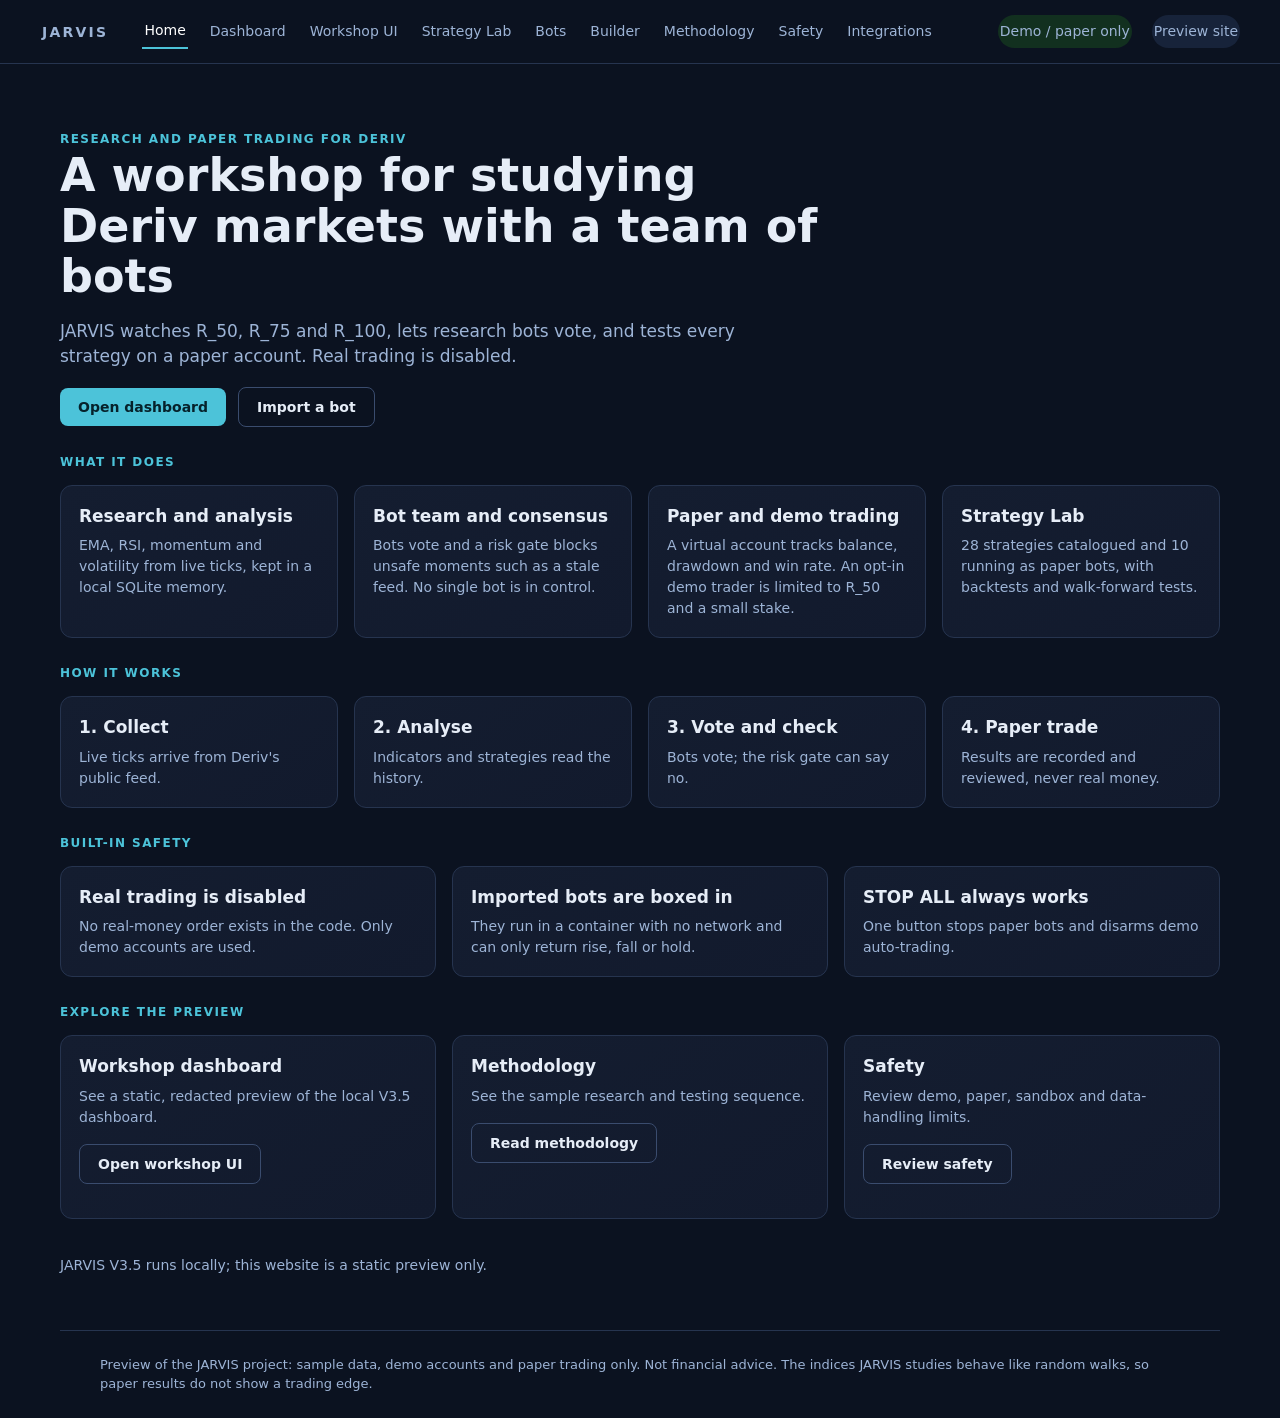
<file: site/index.html>
<!doctype html>
<html lang="en">
<head>
<meta charset="utf-8">
<meta name="viewport" content="width=device-width, initial-scale=1">
<title>Home | JARVIS</title>
<meta name="description" content="A research and paper-trading workshop for Deriv markets">
<link rel="stylesheet" href="styles.css">
</head>
<body>
<a class="skip" href="#main">Skip to content</a>
<header class="nav"><a class="brand" href="index.html">JARVIS</a><nav class="nav" style="padding:0;border:0" aria-label="Pages"><a href="index.html" aria-current="page">Home</a><a href="dashboard.html">Dashboard</a><a href="workshop.html">Workshop UI</a><a href="strategy-lab.html">Strategy Lab</a><a href="bots.html">Bots</a><a href="builder.html">Builder</a><a href="methodology.html">Methodology</a><a href="safety.html">Safety</a><a href="integrations.html">Integrations</a></nav><span class="sp" style="flex:1"></span><span class="pill ok">Demo / paper only</span><span class="pill">Preview site</span></header>
<main id="main" class="w"><div class="k">Research and paper trading for Deriv</div><h1 style="font-size:46px;line-height:1.1;max-width:760px">A workshop for studying Deriv markets with a team of bots</h1><p class="m" style="font-size:17px;max-width:680px">JARVIS watches R_50, R_75 and R_100, lets research bots vote, and tests every strategy on a paper account. Real trading is disabled.</p><div class="row"><a class="btn" href="dashboard.html">Open dashboard</a><a class="btn2" href="bots.html">Import a bot</a></div><div class="k">What it does</div><div class="grid"><div class="card"><h3>Research and analysis</h3><div class="m">EMA, RSI, momentum and volatility from live ticks, kept in a local SQLite memory.</div></div><div class="card"><h3>Bot team and consensus</h3><div class="m">Bots vote and a risk gate blocks unsafe moments such as a stale feed. No single bot is in control.</div></div><div class="card"><h3>Paper and demo trading</h3><div class="m">A virtual account tracks balance, drawdown and win rate. An opt-in demo trader is limited to R_50 and a small stake.</div></div><div class="card"><h3>Strategy Lab</h3><div class="m">28 strategies catalogued and 10 running as paper bots, with backtests and walk-forward tests.</div></div></div><div class="k">How it works</div><div class="grid"><div class="card"><h3>1. Collect</h3><div class="m">Live ticks arrive from Deriv's public feed.</div></div><div class="card"><h3>2. Analyse</h3><div class="m">Indicators and strategies read the history.</div></div><div class="card"><h3>3. Vote and check</h3><div class="m">Bots vote; the risk gate can say no.</div></div><div class="card"><h3>4. Paper trade</h3><div class="m">Results are recorded and reviewed, never real money.</div></div></div><div class="k">Built-in safety</div><div class="grid"><div class="card"><h3>Real trading is disabled</h3><div class="m">No real-money order exists in the code. Only demo accounts are used.</div></div><div class="card"><h3>Imported bots are boxed in</h3><div class="m">They run in a container with no network and can only return rise, fall or hold.</div></div><div class="card"><h3>STOP ALL always works</h3><div class="m">One button stops paper bots and disarms demo auto-trading.</div></div></div><div class="k">Explore the preview</div><div class="grid"><div class="card"><h3>Workshop dashboard</h3><div class="m">See a static, redacted preview of the local V3.5 dashboard.</div><p><a class="btn2" href="workshop.html">Open workshop UI</a></p></div><div class="card"><h3>Methodology</h3><div class="m">See the sample research and testing sequence.</div><p><a class="btn2" href="methodology.html">Read methodology</a></p></div><div class="card"><h3>Safety</h3><div class="m">Review demo, paper, sandbox and data-handling limits.</div><p><a class="btn2" href="safety.html">Review safety</a></p></div></div><p class="m" style="margin-top:36px">JARVIS V3.5 runs locally; this website is a static preview only.</p></main>
<footer>Preview of the JARVIS project: sample data, demo accounts and paper trading only. Not financial advice. The indices JARVIS studies behave like random walks, so paper results do not show a trading edge.</footer>
</body>
</html>
</file>
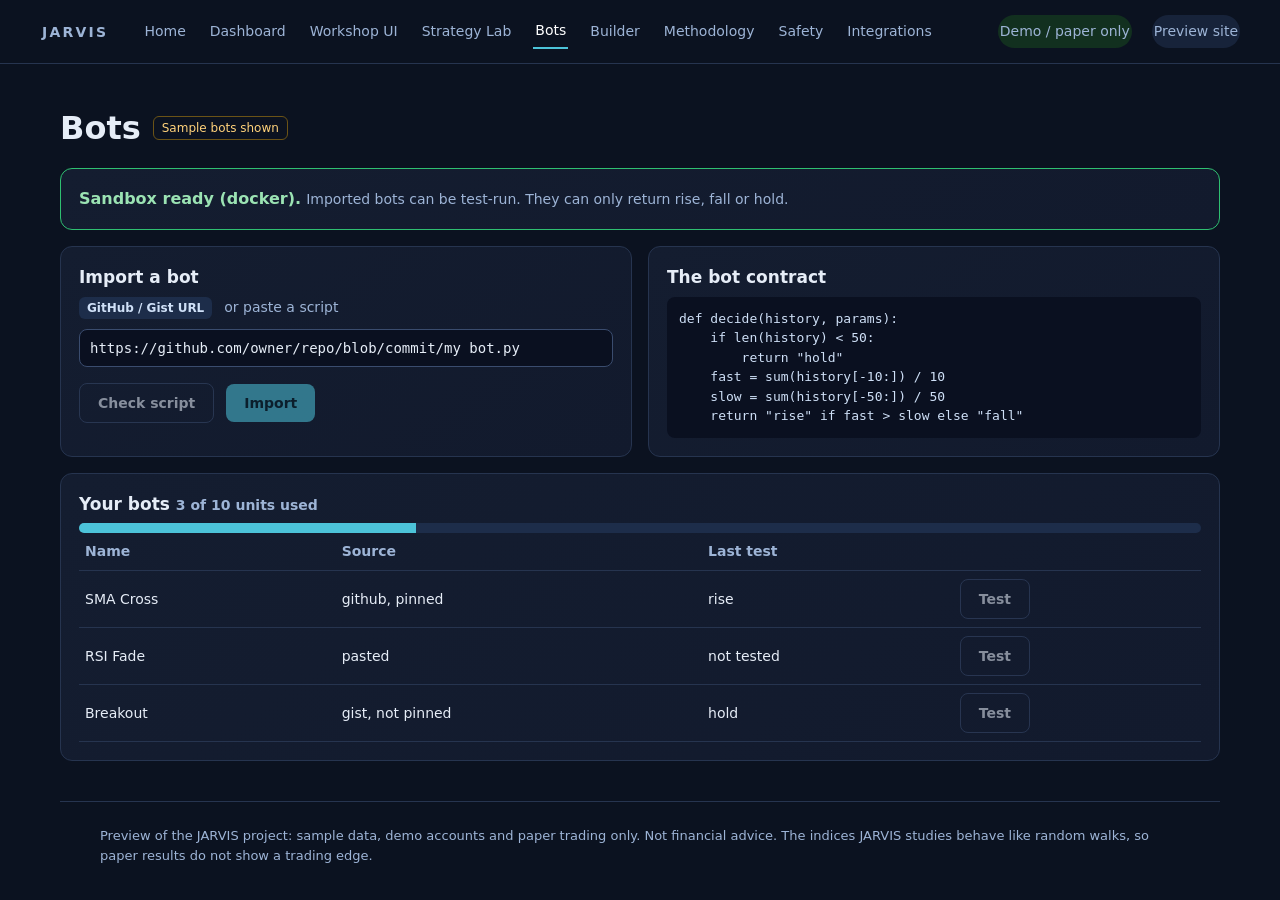
<file: site/bots.html>
<!doctype html>
<html lang="en">
<head>
<meta charset="utf-8">
<meta name="viewport" content="width=device-width, initial-scale=1">
<title>Bots | JARVIS</title>
<meta name="description" content="Import and test bots in a sandbox">
<link rel="stylesheet" href="styles.css">
</head>
<body>
<a class="skip" href="#main">Skip to content</a>
<header class="nav"><a class="brand" href="index.html">JARVIS</a><nav class="nav" style="padding:0;border:0" aria-label="Pages"><a href="index.html">Home</a><a href="dashboard.html">Dashboard</a><a href="workshop.html">Workshop UI</a><a href="strategy-lab.html">Strategy Lab</a><a href="bots.html" aria-current="page">Bots</a><a href="builder.html">Builder</a><a href="methodology.html">Methodology</a><a href="safety.html">Safety</a><a href="integrations.html">Integrations</a></nav><span class="sp" style="flex:1"></span><span class="pill ok">Demo / paper only</span><span class="pill">Preview site</span></header>
<main id="main" class="w"><div class="row" style="margin:0"><h1 style="font-size:32px">Bots</h1><span class="sample">Sample bots shown</span></div><div class="card" style="margin-top:16px;border-color:#2fbf71"><b class="g">Sandbox ready (docker).</b> <span class="m">Imported bots can be test-run. They can only return rise, fall or hold.</span></div><div class="grid"><div class="card"><h3>Import a bot</h3><div class="row" style="margin:0 0 10px"><span class="tag">GitHub / Gist URL</span><span class="m">or paste a script</span></div><input readonly aria-label="Example file URL" value="https://github.com/owner/repo/blob/commit/my_bot.py"><div class="row"><button class="btn2" type="button" disabled title="Available in the local JARVIS app">Check script</button><button class="btn" type="button" disabled title="Available in the local JARVIS app">Import</button></div></div><div class="card"><h3>The bot contract</h3><pre>def decide(history, params):
    if len(history) &lt; 50:
        return "hold"
    fast = sum(history[-10:]) / 10
    slow = sum(history[-50:]) / 50
    return "rise" if fast &gt; slow else "fall"</pre></div></div><div class="card" style="margin-top:16px"><h3>Your bots <span class="m">3 of 10 units used</span></h3><div class="bar"><i style="width:30%"></i></div><table><tr><th>Name</th><th>Source</th><th>Last test</th><th></th></tr><tr><td>SMA Cross</td><td>github, pinned</td><td>rise</td><td><button class="btn2" type="button" disabled title="Available in the local JARVIS app">Test</button></td></tr><tr><td>RSI Fade</td><td>pasted</td><td>not tested</td><td><button class="btn2" type="button" disabled title="Available in the local JARVIS app">Test</button></td></tr><tr><td>Breakout</td><td>gist, not pinned</td><td>hold</td><td><button class="btn2" type="button" disabled title="Available in the local JARVIS app">Test</button></td></tr></table></div></main>
<footer>Preview of the JARVIS project: sample data, demo accounts and paper trading only. Not financial advice. The indices JARVIS studies behave like random walks, so paper results do not show a trading edge.</footer>
</body>
</html>
</file>
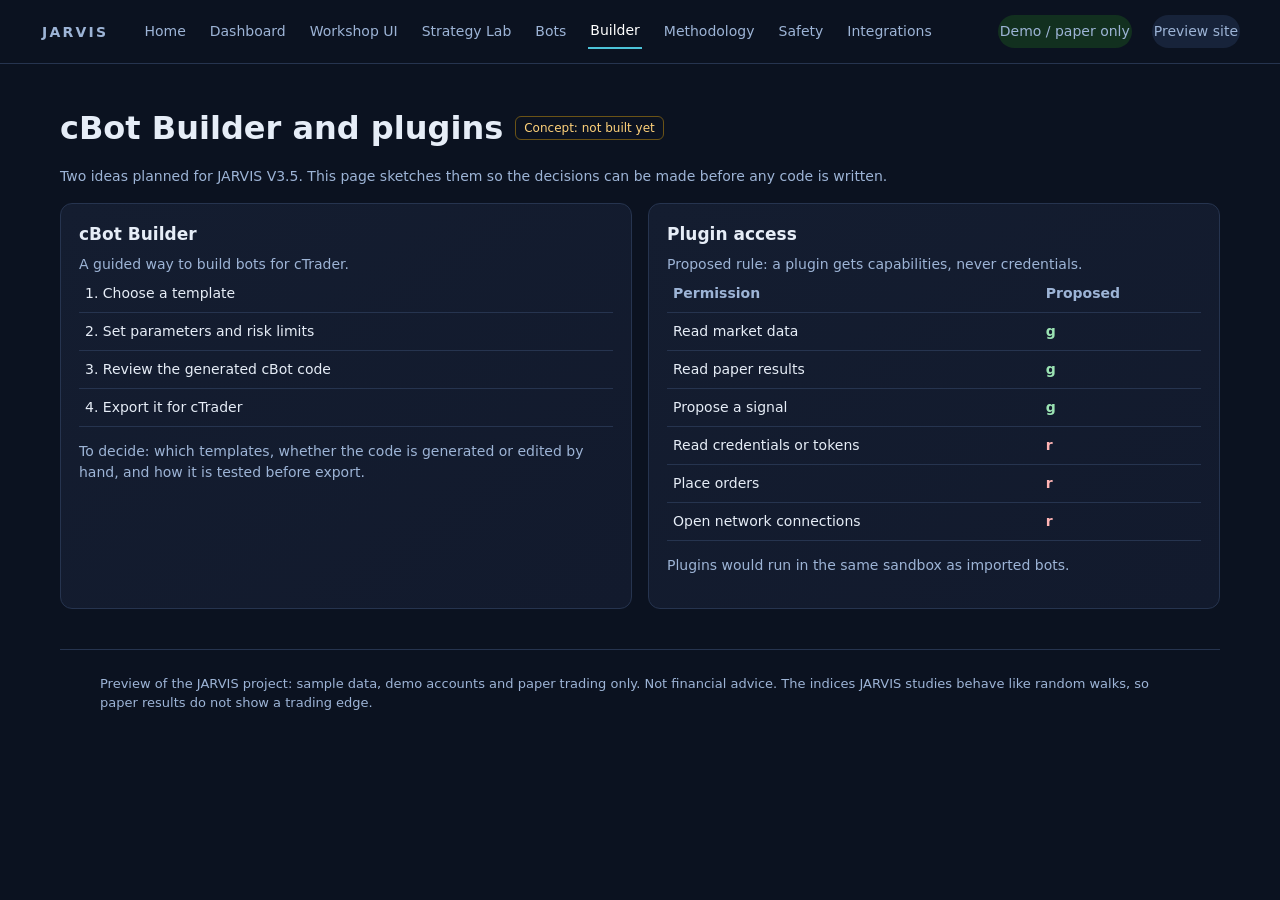
<file: site/builder.html>
<!doctype html>
<html lang="en">
<head>
<meta charset="utf-8">
<meta name="viewport" content="width=device-width, initial-scale=1">
<title>Builder | JARVIS</title>
<meta name="description" content="Concept: cBot Builder and plugin access">
<link rel="stylesheet" href="styles.css">
</head>
<body>
<a class="skip" href="#main">Skip to content</a>
<header class="nav"><a class="brand" href="index.html">JARVIS</a><nav class="nav" style="padding:0;border:0" aria-label="Pages"><a href="index.html">Home</a><a href="dashboard.html">Dashboard</a><a href="workshop.html">Workshop UI</a><a href="strategy-lab.html">Strategy Lab</a><a href="bots.html">Bots</a><a href="builder.html" aria-current="page">Builder</a><a href="methodology.html">Methodology</a><a href="safety.html">Safety</a><a href="integrations.html">Integrations</a></nav><span class="sp" style="flex:1"></span><span class="pill ok">Demo / paper only</span><span class="pill">Preview site</span></header>
<main id="main" class="w"><div class="row" style="margin:0"><h1 style="font-size:32px">cBot Builder and plugins</h1><span class="sample">Concept: not built yet</span></div><p class="m">Two ideas planned for JARVIS V3.5. This page sketches them so the decisions can be made before any code is written.</p><div class="grid"><div class="card"><h3>cBot Builder</h3><div class="m">A guided way to build bots for cTrader.</div><table><tr><td>1. Choose a template</td></tr><tr><td>2. Set parameters and risk limits</td></tr><tr><td>3. Review the generated cBot code</td></tr><tr><td>4. Export it for cTrader</td></tr></table><p class="m">To decide: which templates, whether the code is generated or edited by hand, and how it is tested before export.</p></div><div class="card"><h3>Plugin access</h3><div class="m">Proposed rule: a plugin gets capabilities, never credentials.</div><table><tr><th>Permission</th><th>Proposed</th></tr><tr><td>Read market data</td><td class="allowed"><b>g</b></td></tr><tr><td>Read paper results</td><td class="allowed"><b>g</b></td></tr><tr><td>Propose a signal</td><td class="allowed"><b>g</b></td></tr><tr><td>Read credentials or tokens</td><td class="never"><b>r</b></td></tr><tr><td>Place orders</td><td class="never"><b>r</b></td></tr><tr><td>Open network connections</td><td class="never"><b>r</b></td></tr></table><p class="m">Plugins would run in the same sandbox as imported bots.</p></div></div></main>
<footer>Preview of the JARVIS project: sample data, demo accounts and paper trading only. Not financial advice. The indices JARVIS studies behave like random walks, so paper results do not show a trading edge.</footer>
</body>
</html>
</file>
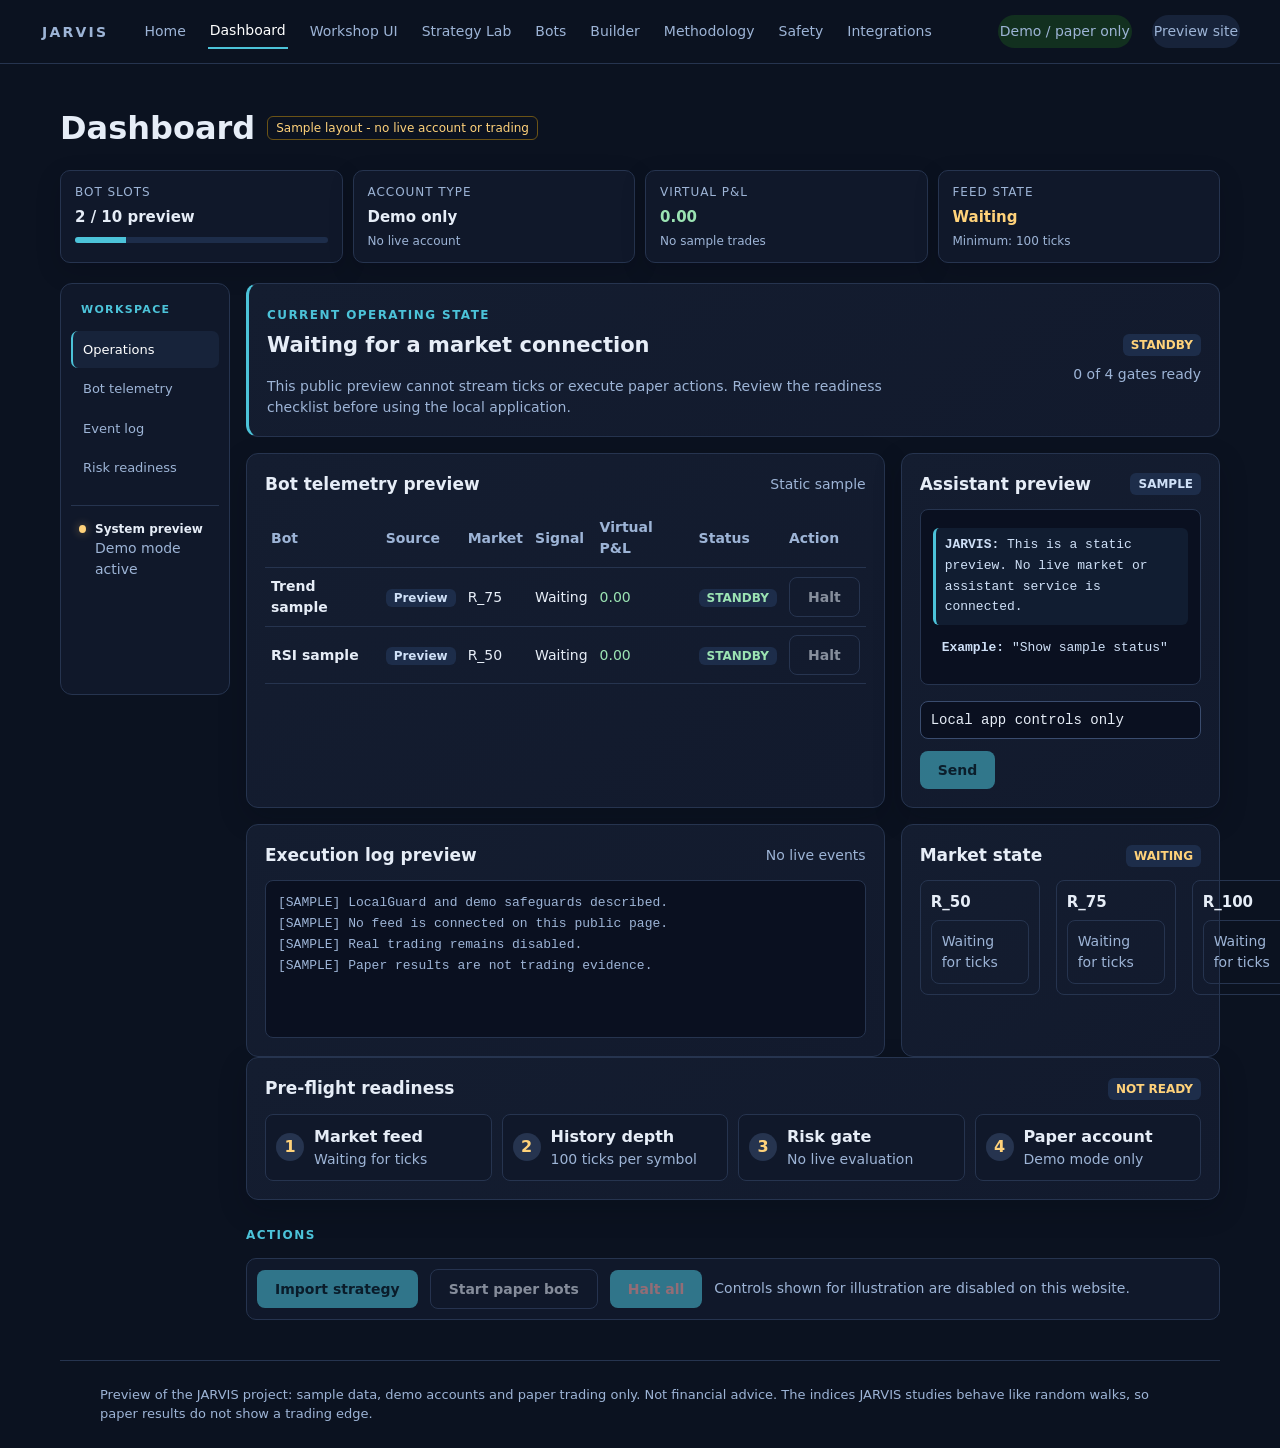
<file: site/dashboard.html>
<!doctype html>
<html lang="en">
<head>
<meta charset="utf-8">
<meta name="viewport" content="width=device-width, initial-scale=1">
<title>Dashboard | JARVIS</title>
<meta name="description" content="Dashboard layout with sample data">
<link rel="stylesheet" href="styles.css">
</head>
<body>
<a class="skip" href="#main">Skip to content</a>
<header class="nav"><a class="brand" href="index.html">JARVIS</a><nav class="nav" style="padding:0;border:0" aria-label="Pages"><a href="index.html">Home</a><a href="dashboard.html" aria-current="page">Dashboard</a><a href="workshop.html">Workshop UI</a><a href="strategy-lab.html">Strategy Lab</a><a href="bots.html">Bots</a><a href="builder.html">Builder</a><a href="methodology.html">Methodology</a><a href="safety.html">Safety</a><a href="integrations.html">Integrations</a></nav><span class="sp" style="flex:1"></span><span class="pill ok">Demo / paper only</span><span class="pill">Preview site</span></header>
<main id="main" class="w">
<div class="row" style="margin:0"><h1 style="font-size:32px">Dashboard</h1><span class="sample">Sample layout - no live account or trading</span></div>
<div class="dashboard-strip">
<div class="metric"><span class="metric-label">Bot slots</span><strong>2 / 10 preview</strong><div class="bar"><i style="width:20%"></i></div></div>
<div class="metric"><span class="metric-label">Account type</span><strong>Demo only</strong><span class="metric-note">No live account</span></div>
<div class="metric"><span class="metric-label">Virtual P&amp;L</span><strong class="g">0.00</strong><span class="metric-note">No sample trades</span></div>
<div class="metric"><span class="metric-label">Feed state</span><strong class="a">Waiting</strong><span class="metric-note">Minimum: 100 ticks</span></div>
</div>
<div class="app-shell">
<aside class="workspace-rail" aria-label="Dashboard sections">
<span class="rail-label">Workspace</span>
<a class="rail-item active" href="#operations">Operations</a>
<a class="rail-item" href="#telemetry">Bot telemetry</a>
<a class="rail-item" href="#event-log">Event log</a>
<a class="rail-item" href="#risk">Risk readiness</a>
<div class="rail-status"><span class="status-dot"></span><div><b>System preview</b><div class="m">Demo mode active</div></div></div>
</aside>
<div class="operations" id="operations">
<section class="card ready-banner" aria-labelledby="ready-title">
<div><span class="k" style="margin:0">Current operating state</span><h2 id="ready-title">Waiting for a market connection</h2><p class="m">This public preview cannot stream ticks or execute paper actions. Review the readiness checklist before using the local application.</p></div>
<div class="ready-state"><span class="tag a">STANDBY</span><span class="m">0 of 4 gates ready</span></div>
</section>
<div class="dashboard-layout">
<section class="card telemetry" id="telemetry" aria-labelledby="telemetry-title">
<div class="card-heading"><h2 id="telemetry-title">Bot telemetry preview</h2><span class="m">Static sample</span></div>
<div class="table-scroll"><table>
<tr><th>Bot</th><th>Source</th><th>Market</th><th>Signal</th><th>Virtual P&amp;L</th><th>Status</th><th>Action</th></tr>
<tr><td><strong>Trend sample</strong></td><td><span class="tag">Preview</span></td><td>R_75</td><td>Waiting</td><td class="g">0.00</td><td><span class="tag g">STANDBY</span></td><td><button class="btn2" type="button" disabled title="Available in the local JARVIS app">Halt</button></td></tr>
<tr><td><strong>RSI sample</strong></td><td><span class="tag">Preview</span></td><td>R_50</td><td>Waiting</td><td class="g">0.00</td><td><span class="tag g">STANDBY</span></td><td><button class="btn2" type="button" disabled title="Available in the local JARVIS app">Halt</button></td></tr>
</table></div>
</section>
<aside class="card assistant" aria-labelledby="assistant-title">
<div class="card-heading"><h2 id="assistant-title">Assistant preview</h2><span class="tag">SAMPLE</span></div>
<div class="console">
<p class="msg bot"><b>JARVIS:</b> This is a static preview. No live market or assistant service is connected.</p>
<p class="msg"><b>Example:</b> "Show sample status"</p>
</div>
<div class="row"><input readonly aria-label="Assistant query example" value="Local app controls only"><button class="btn" type="button" disabled title="Available in the local JARVIS app">Send</button></div>
</aside>
</div>
<div class="dashboard-layout">
<section class="card" id="event-log" aria-labelledby="logs-title">
<div class="card-heading"><h2 id="logs-title">Execution log preview</h2><span class="m">No live events</span></div>
<div class="console log"><div>[SAMPLE] LocalGuard and demo safeguards described.</div><div>[SAMPLE] No feed is connected on this public page.</div><div>[SAMPLE] Real trading remains disabled.</div><div>[SAMPLE] Paper results are not trading evidence.</div></div>
</section>
<section class="card" id="risk" aria-labelledby="research-title">
<div class="card-heading"><h2 id="research-title">Market state</h2><span class="tag a">WAITING</span></div>
<div class="grid markets">
<div><h3>R_50</h3><div class="m">Waiting for ticks</div></div>
<div><h3>R_75</h3><div class="m">Waiting for ticks</div></div>
<div><h3>R_100</h3><div class="m">Waiting for ticks</div></div>
</div>
</section>
</div>
<section class="card readiness" aria-labelledby="readiness-title">
<div class="card-heading"><h2 id="readiness-title">Pre-flight readiness</h2><span class="tag a">NOT READY</span></div>
<div class="readiness-grid">
<div><span class="gate pending">1</span><div><b>Market feed</b><div class="m">Waiting for ticks</div></div></div>
<div><span class="gate pending">2</span><div><b>History depth</b><div class="m">100 ticks per symbol</div></div></div>
<div><span class="gate pending">3</span><div><b>Risk gate</b><div class="m">No live evaluation</div></div></div>
<div><span class="gate pending">4</span><div><b>Paper account</b><div class="m">Demo mode only</div></div></div>
</div>
</section>
<div class="k">Actions</div>
<div class="row action-bar"><button class="btn" type="button" disabled title="Available in the local JARVIS app">Import strategy</button><button class="btn2" type="button" disabled title="Available in the local JARVIS app">Start paper bots</button><button class="btn danger-static" type="button" disabled title="Available in the local JARVIS app">Halt all</button><span class="m">Controls shown for illustration are disabled on this website.</span></div>
</div>
</div>
</main>
<footer>Preview of the JARVIS project: sample data, demo accounts and paper trading only. Not financial advice. The indices JARVIS studies behave like random walks, so paper results do not show a trading edge.</footer>
</body>
</html>
</file>
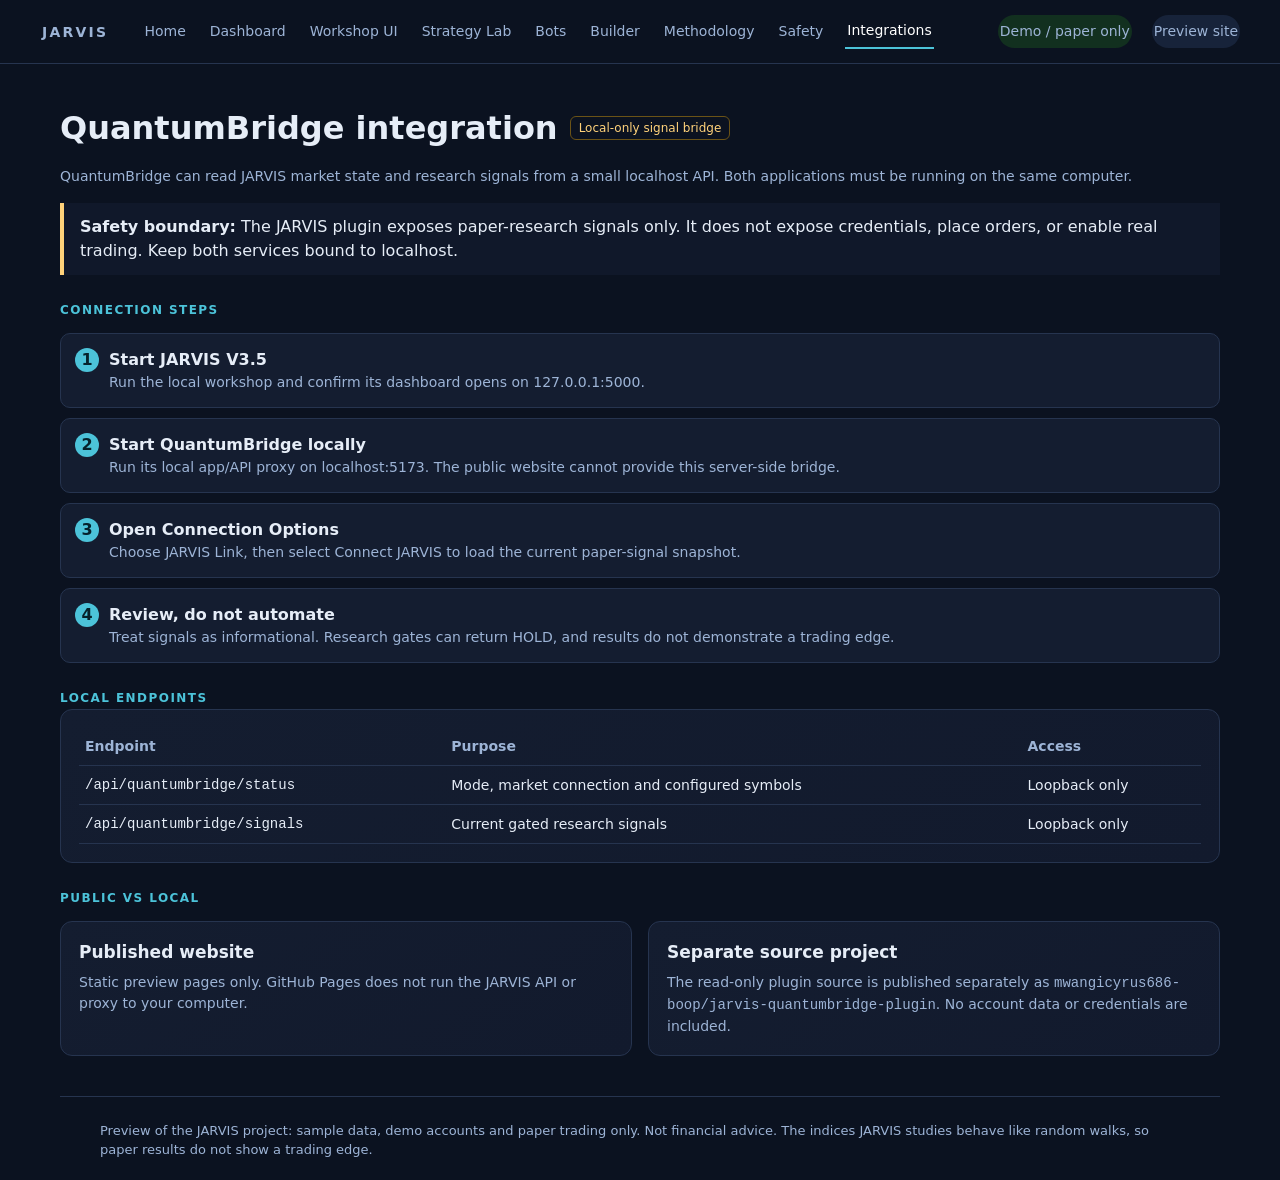
<file: site/integrations.html>
<!doctype html>
<html lang="en">
<head>
<meta charset="utf-8">
<meta name="viewport" content="width=device-width, initial-scale=1">
<title>Integrations | JARVIS</title>
<meta name="description" content="Local-only QuantumBridge connection for JARVIS paper research signals">
<link rel="stylesheet" href="styles.css">
</head>
<body>
<a class="skip" href="#main">Skip to content</a>
<header class="nav"><a class="brand" href="index.html">JARVIS</a><nav class="nav" style="padding:0;border:0" aria-label="Pages"><a href="index.html">Home</a><a href="dashboard.html">Dashboard</a><a href="workshop.html">Workshop UI</a><a href="strategy-lab.html">Strategy Lab</a><a href="bots.html">Bots</a><a href="builder.html">Builder</a><a href="methodology.html">Methodology</a><a href="safety.html">Safety</a><a href="integrations.html" aria-current="page">Integrations</a></nav><span class="sp" style="flex:1"></span><span class="pill ok">Demo / paper only</span><span class="pill">Preview site</span></header>
<main id="main" class="w">
<div class="row" style="margin:0"><h1 style="font-size:32px">QuantumBridge integration</h1><span class="sample">Local-only signal bridge</span></div>
<p class="m">QuantumBridge can read JARVIS market state and research signals from a small localhost API. Both applications must be running on the same computer.</p>
<div class="callout warning"><b>Safety boundary:</b> The JARVIS plugin exposes paper-research signals only. It does not expose credentials, place orders, or enable real trading. Keep both services bound to localhost.</div>
<div class="k">Connection steps</div>
<ol class="steps">
<li><b>Start JARVIS V3.5</b><div class="m">Run the local workshop and confirm its dashboard opens on 127.0.0.1:5000.</div></li>
<li><b>Start QuantumBridge locally</b><div class="m">Run its local app/API proxy on localhost:5173. The public website cannot provide this server-side bridge.</div></li>
<li><b>Open Connection Options</b><div class="m">Choose JARVIS Link, then select Connect JARVIS to load the current paper-signal snapshot.</div></li>
<li><b>Review, do not automate</b><div class="m">Treat signals as informational. Research gates can return HOLD, and results do not demonstrate a trading edge.</div></li>
</ol>
<div class="k">Local endpoints</div>
<div class="card">
<table><tr><th>Endpoint</th><th>Purpose</th><th>Access</th></tr>
<tr><td><code>/api/quantumbridge/status</code></td><td>Mode, market connection and configured symbols</td><td>Loopback only</td></tr>
<tr><td><code>/api/quantumbridge/signals</code></td><td>Current gated research signals</td><td>Loopback only</td></tr></table>
</div>
<div class="k">Public vs local</div>
<div class="grid">
<div class="card"><h3>Published website</h3><div class="m">Static preview pages only. GitHub Pages does not run the JARVIS API or proxy to your computer.</div></div>
<div class="card"><h3>Separate source project</h3><div class="m">The read-only plugin source is published separately as <code>mwangicyrus686-boop/jarvis-quantumbridge-plugin</code>. No account data or credentials are included.</div></div>
</div>
</main>
<footer>Preview of the JARVIS project: sample data, demo accounts and paper trading only. Not financial advice. The indices JARVIS studies behave like random walks, so paper results do not show a trading edge.</footer>
</body>
</html>
</file>
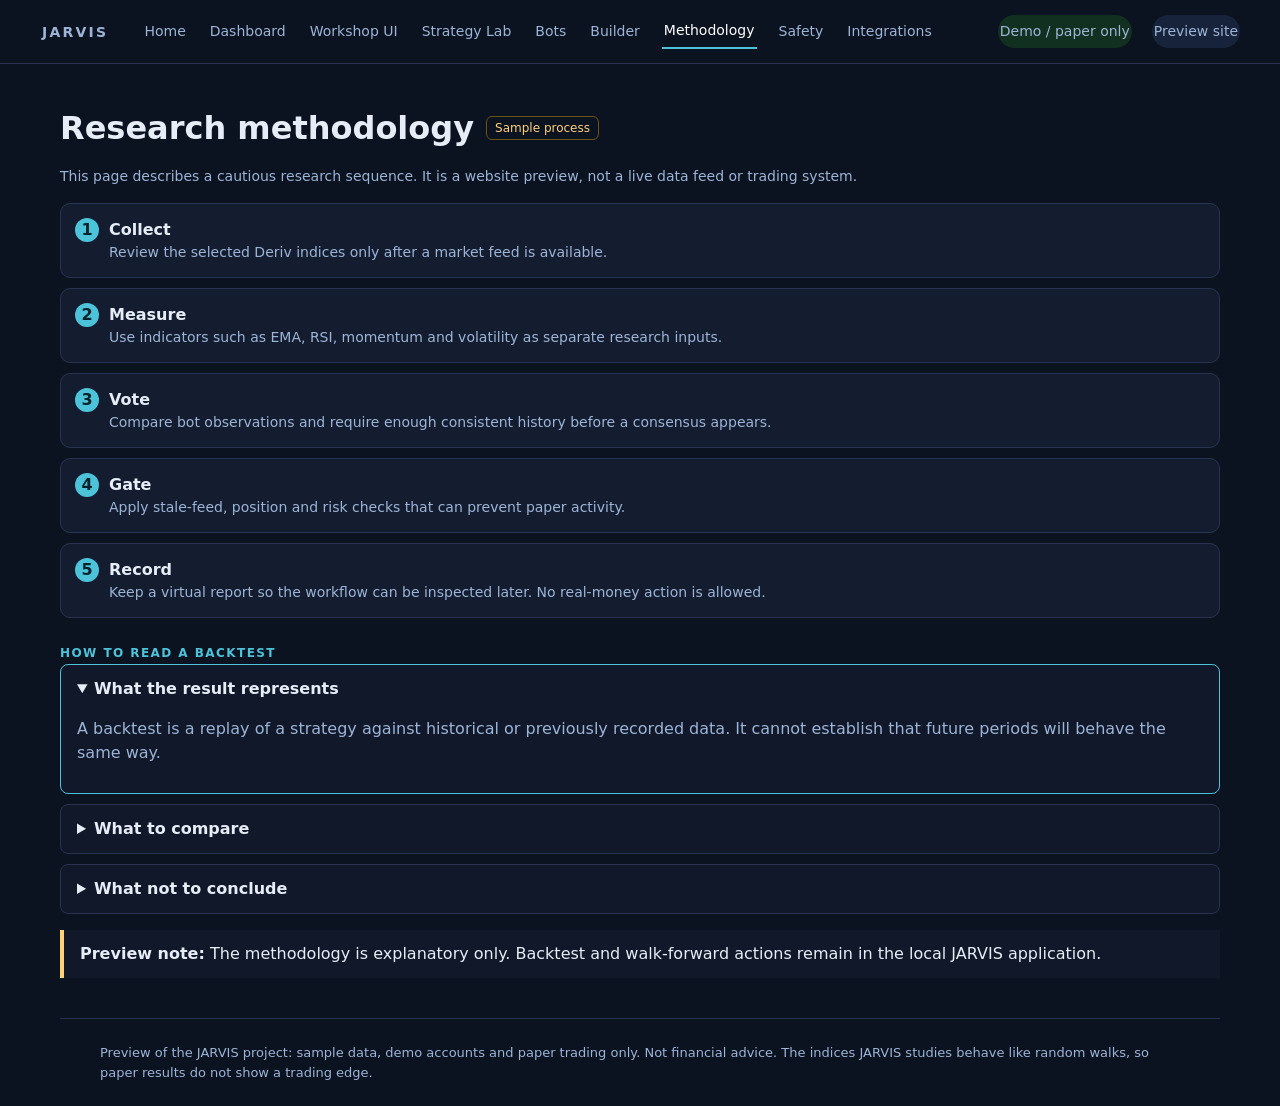
<file: site/methodology.html>
<!doctype html>
<html lang="en">
<head>
<meta charset="utf-8">
<meta name="viewport" content="width=device-width, initial-scale=1">
<title>Methodology | JARVIS</title>
<meta name="description" content="A static preview of the JARVIS research and testing sequence">
<link rel="stylesheet" href="styles.css">
</head>
<body>
<a class="skip" href="#main">Skip to content</a>
<header class="nav"><a class="brand" href="index.html">JARVIS</a><nav class="nav" style="padding:0;border:0" aria-label="Pages"><a href="index.html">Home</a><a href="dashboard.html">Dashboard</a><a href="workshop.html">Workshop UI</a><a href="strategy-lab.html">Strategy Lab</a><a href="bots.html">Bots</a><a href="builder.html">Builder</a><a href="methodology.html" aria-current="page">Methodology</a><a href="safety.html">Safety</a><a href="integrations.html">Integrations</a></nav><span class="sp" style="flex:1"></span><span class="pill ok">Demo / paper only</span><span class="pill">Preview site</span></header>
<main id="main" class="w">
<div class="row" style="margin:0"><h1 style="font-size:32px">Research methodology</h1><span class="sample">Sample process</span></div>
<p class="m">This page describes a cautious research sequence. It is a website preview, not a live data feed or trading system.</p>
<ol class="steps">
<li><b>Collect</b><div class="m">Review the selected Deriv indices only after a market feed is available.</div></li>
<li><b>Measure</b><div class="m">Use indicators such as EMA, RSI, momentum and volatility as separate research inputs.</div></li>
<li><b>Vote</b><div class="m">Compare bot observations and require enough consistent history before a consensus appears.</div></li>
<li><b>Gate</b><div class="m">Apply stale-feed, position and risk checks that can prevent paper activity.</div></li>
<li><b>Record</b><div class="m">Keep a virtual report so the workflow can be inspected later. No real-money action is allowed.</div></li>
</ol>
<div class="k">How to read a backtest</div>
<details open>
<summary>What the result represents</summary>
<p>A backtest is a replay of a strategy against historical or previously recorded data. It cannot establish that future periods will behave the same way.</p>
</details>
<details>
<summary>What to compare</summary>
<ul><li>Return and drawdown side by side</li><li>Trade count and sample period</li><li>Out-of-sample or walk-forward periods</li><li>Costs and assumptions used by the test</li></ul>
</details>
<details>
<summary>What not to conclude</summary>
<p>Do not treat a paper result as evidence of a trading edge. The indices JARVIS studies behave like random walks.</p>
</details>
<div class="callout warning"><b>Preview note:</b> The methodology is explanatory only. Backtest and walk-forward actions remain in the local JARVIS application.</div>
</main>
<footer>Preview of the JARVIS project: sample data, demo accounts and paper trading only. Not financial advice. The indices JARVIS studies behave like random walks, so paper results do not show a trading edge.</footer>
</body>
</html>
</file>
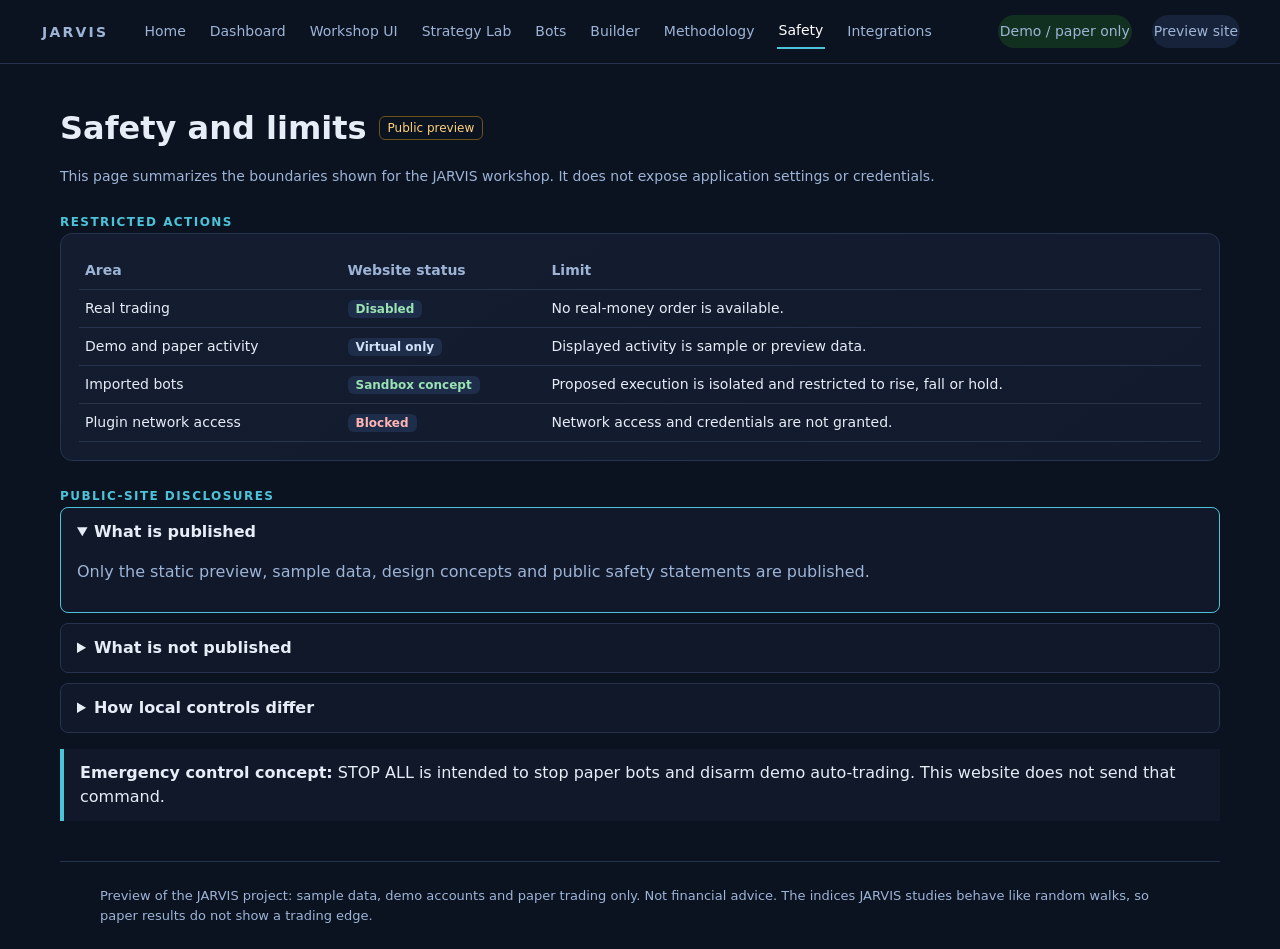
<file: site/safety.html>
<!doctype html>
<html lang="en">
<head>
<meta charset="utf-8">
<meta name="viewport" content="width=device-width, initial-scale=1">
<title>Safety | JARVIS</title>
<meta name="description" content="Static preview of JARVIS safety limits and restrictions">
<link rel="stylesheet" href="styles.css">
</head>
<body>
<a class="skip" href="#main">Skip to content</a>
<header class="nav"><a class="brand" href="index.html">JARVIS</a><nav class="nav" style="padding:0;border:0" aria-label="Pages"><a href="index.html">Home</a><a href="dashboard.html">Dashboard</a><a href="workshop.html">Workshop UI</a><a href="strategy-lab.html">Strategy Lab</a><a href="bots.html">Bots</a><a href="builder.html">Builder</a><a href="methodology.html">Methodology</a><a href="safety.html" aria-current="page">Safety</a><a href="integrations.html">Integrations</a></nav><span class="sp" style="flex:1"></span><span class="pill ok">Demo / paper only</span><span class="pill">Preview site</span></header>
<main id="main" class="w">
<div class="row" style="margin:0"><h1 style="font-size:32px">Safety and limits</h1><span class="sample">Public preview</span></div>
<p class="m">This page summarizes the boundaries shown for the JARVIS workshop. It does not expose application settings or credentials.</p>
<div class="k">Restricted actions</div>
<div class="card">
<table>
<tr><th>Area</th><th>Website status</th><th>Limit</th></tr>
<tr><td>Real trading</td><td><span class="tag g">Disabled</span></td><td>No real-money order is available.</td></tr>
<tr><td>Demo and paper activity</td><td><span class="tag">Virtual only</span></td><td>Displayed activity is sample or preview data.</td></tr>
<tr><td>Imported bots</td><td><span class="tag g">Sandbox concept</span></td><td>Proposed execution is isolated and restricted to rise, fall or hold.</td></tr>
<tr><td>Plugin network access</td><td><span class="tag r">Blocked</span></td><td>Network access and credentials are not granted.</td></tr>
</table>
</div>
<div class="k">Public-site disclosures</div>
<details open>
<summary>What is published</summary>
<p>Only the static preview, sample data, design concepts and public safety statements are published.</p>
</details>
<details>
<summary>What is not published</summary>
<p>No JARVIS application code, database, logs, credentials, account identifiers or real application data are included.</p>
</details>
<details>
<summary>How local controls differ</summary>
<p>Actions shown as disabled in this static site are available only in the separate local JARVIS application, when applicable.</p>
</details>
<div class="callout"><b>Emergency control concept:</b> STOP ALL is intended to stop paper bots and disarm demo auto-trading. This website does not send that command.</div>
</main>
<footer>Preview of the JARVIS project: sample data, demo accounts and paper trading only. Not financial advice. The indices JARVIS studies behave like random walks, so paper results do not show a trading edge.</footer>
</body>
</html>
</file>
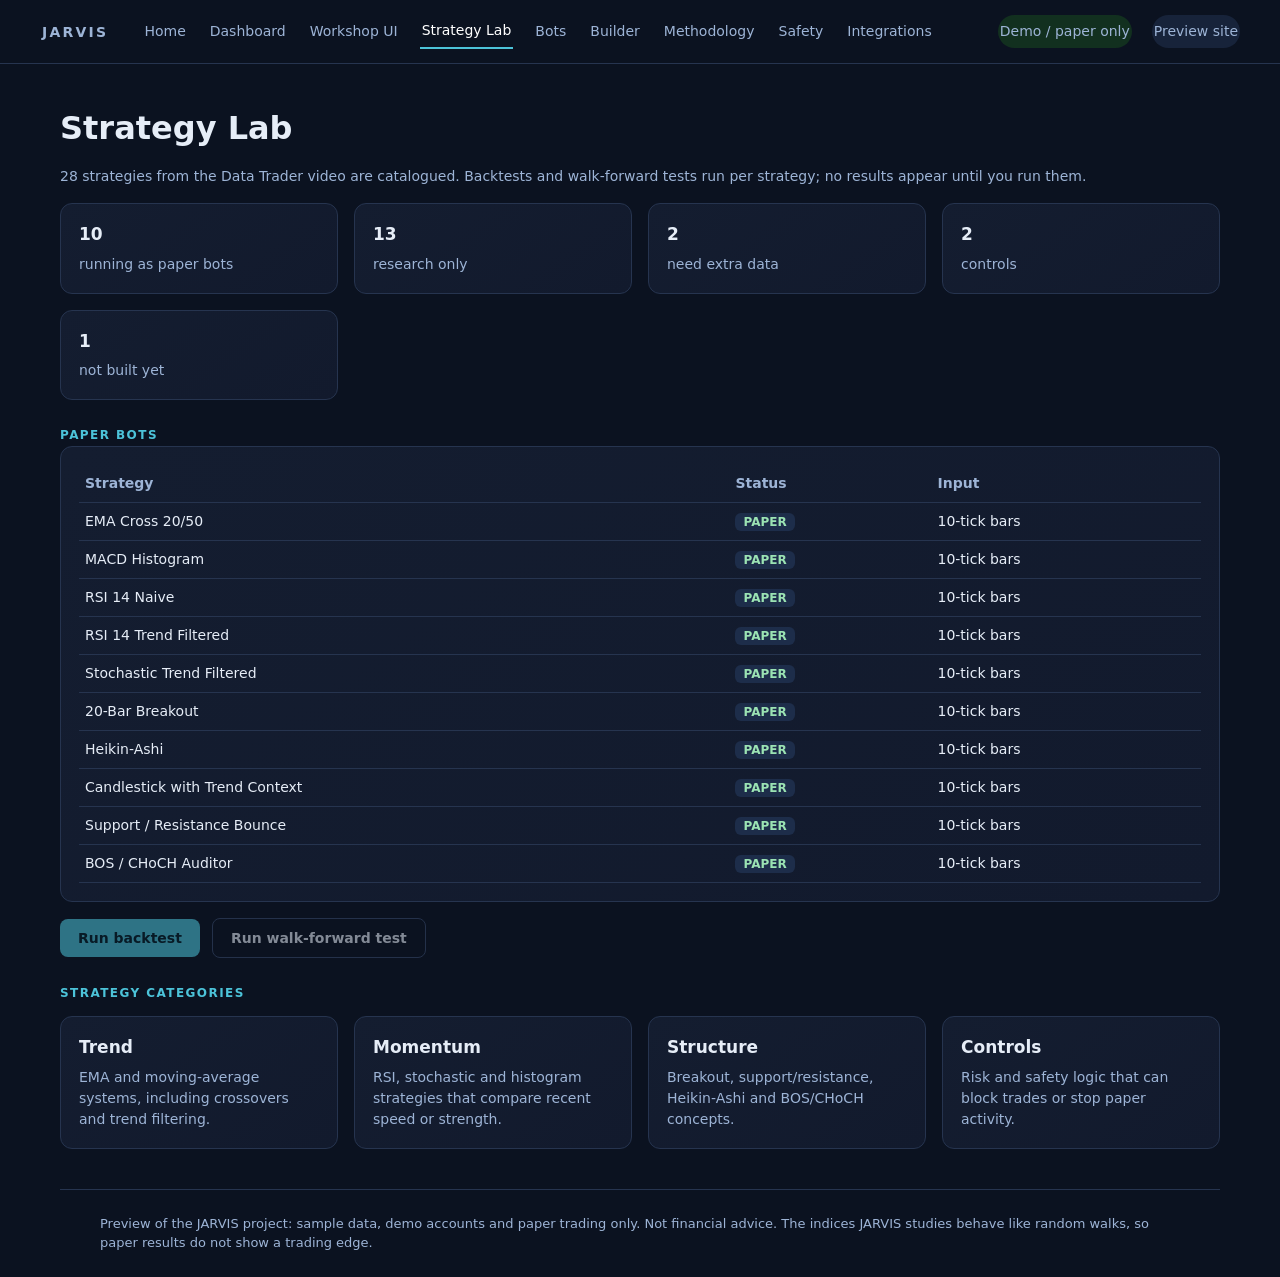
<file: site/strategy-lab.html>
<!doctype html>
<html lang="en">
<head>
<meta charset="utf-8">
<meta name="viewport" content="width=device-width, initial-scale=1">
<title>Strategy Lab | JARVIS</title>
<meta name="description" content="The 28 catalogued strategies and the 10 paper bots">
<link rel="stylesheet" href="styles.css">
</head>
<body>
<a class="skip" href="#main">Skip to content</a>
<header class="nav"><a class="brand" href="index.html">JARVIS</a><nav class="nav" style="padding:0;border:0" aria-label="Pages"><a href="index.html">Home</a><a href="dashboard.html">Dashboard</a><a href="workshop.html">Workshop UI</a><a href="strategy-lab.html" aria-current="page">Strategy Lab</a><a href="bots.html">Bots</a><a href="builder.html">Builder</a><a href="methodology.html">Methodology</a><a href="safety.html">Safety</a><a href="integrations.html">Integrations</a></nav><span class="sp" style="flex:1"></span><span class="pill ok">Demo / paper only</span><span class="pill">Preview site</span></header>
<main id="main" class="w"><div class="row" style="margin:0"><h1 style="font-size:32px">Strategy Lab</h1></div><p class="m">28 strategies from the Data Trader video are catalogued. Backtests and walk-forward tests run per strategy; no results appear until you run them.</p><div class="grid"><div class="card"><h3>10</h3><div class="m">running as paper bots</div></div><div class="card"><h3>13</h3><div class="m">research only</div></div><div class="card"><h3>2</h3><div class="m">need extra data</div></div><div class="card"><h3>2</h3><div class="m">controls</div></div><div class="card"><h3>1</h3><div class="m">not built yet</div></div></div><div class="k">Paper bots</div><div class="card"><table><tr><th>Strategy</th><th>Status</th><th>Input</th></tr><tr><td>EMA Cross 20/50</td><td><span class="tag g">PAPER</span></td><td>10-tick bars</td></tr><tr><td>MACD Histogram</td><td><span class="tag g">PAPER</span></td><td>10-tick bars</td></tr><tr><td>RSI 14 Naive</td><td><span class="tag g">PAPER</span></td><td>10-tick bars</td></tr><tr><td>RSI 14 Trend Filtered</td><td><span class="tag g">PAPER</span></td><td>10-tick bars</td></tr><tr><td>Stochastic Trend Filtered</td><td><span class="tag g">PAPER</span></td><td>10-tick bars</td></tr><tr><td>20-Bar Breakout</td><td><span class="tag g">PAPER</span></td><td>10-tick bars</td></tr><tr><td>Heikin-Ashi</td><td><span class="tag g">PAPER</span></td><td>10-tick bars</td></tr><tr><td>Candlestick with Trend Context</td><td><span class="tag g">PAPER</span></td><td>10-tick bars</td></tr><tr><td>Support / Resistance Bounce</td><td><span class="tag g">PAPER</span></td><td>10-tick bars</td></tr><tr><td>BOS / CHoCH Auditor</td><td><span class="tag g">PAPER</span></td><td>10-tick bars</td></tr></table></div><div class="row"><button class="btn" type="button" disabled title="Available in the local JARVIS app">Run backtest</button><button class="btn2" type="button" disabled title="Available in the local JARVIS app">Run walk-forward test</button></div>
<div class="k">Strategy categories</div><div class="grid"><div class="card"><h3>Trend</h3><div class="m">EMA and moving-average systems, including crossovers and trend filtering.</div></div><div class="card"><h3>Momentum</h3><div class="m">RSI, stochastic and histogram strategies that compare recent speed or strength.</div></div><div class="card"><h3>Structure</h3><div class="m">Breakout, support/resistance, Heikin-Ashi and BOS/CHoCH concepts.</div></div><div class="card"><h3>Controls</h3><div class="m">Risk and safety logic that can block trades or stop paper activity.</div></div></div></main>
<footer>Preview of the JARVIS project: sample data, demo accounts and paper trading only. Not financial advice. The indices JARVIS studies behave like random walks, so paper results do not show a trading edge.</footer>
</body>
</html>
</file>
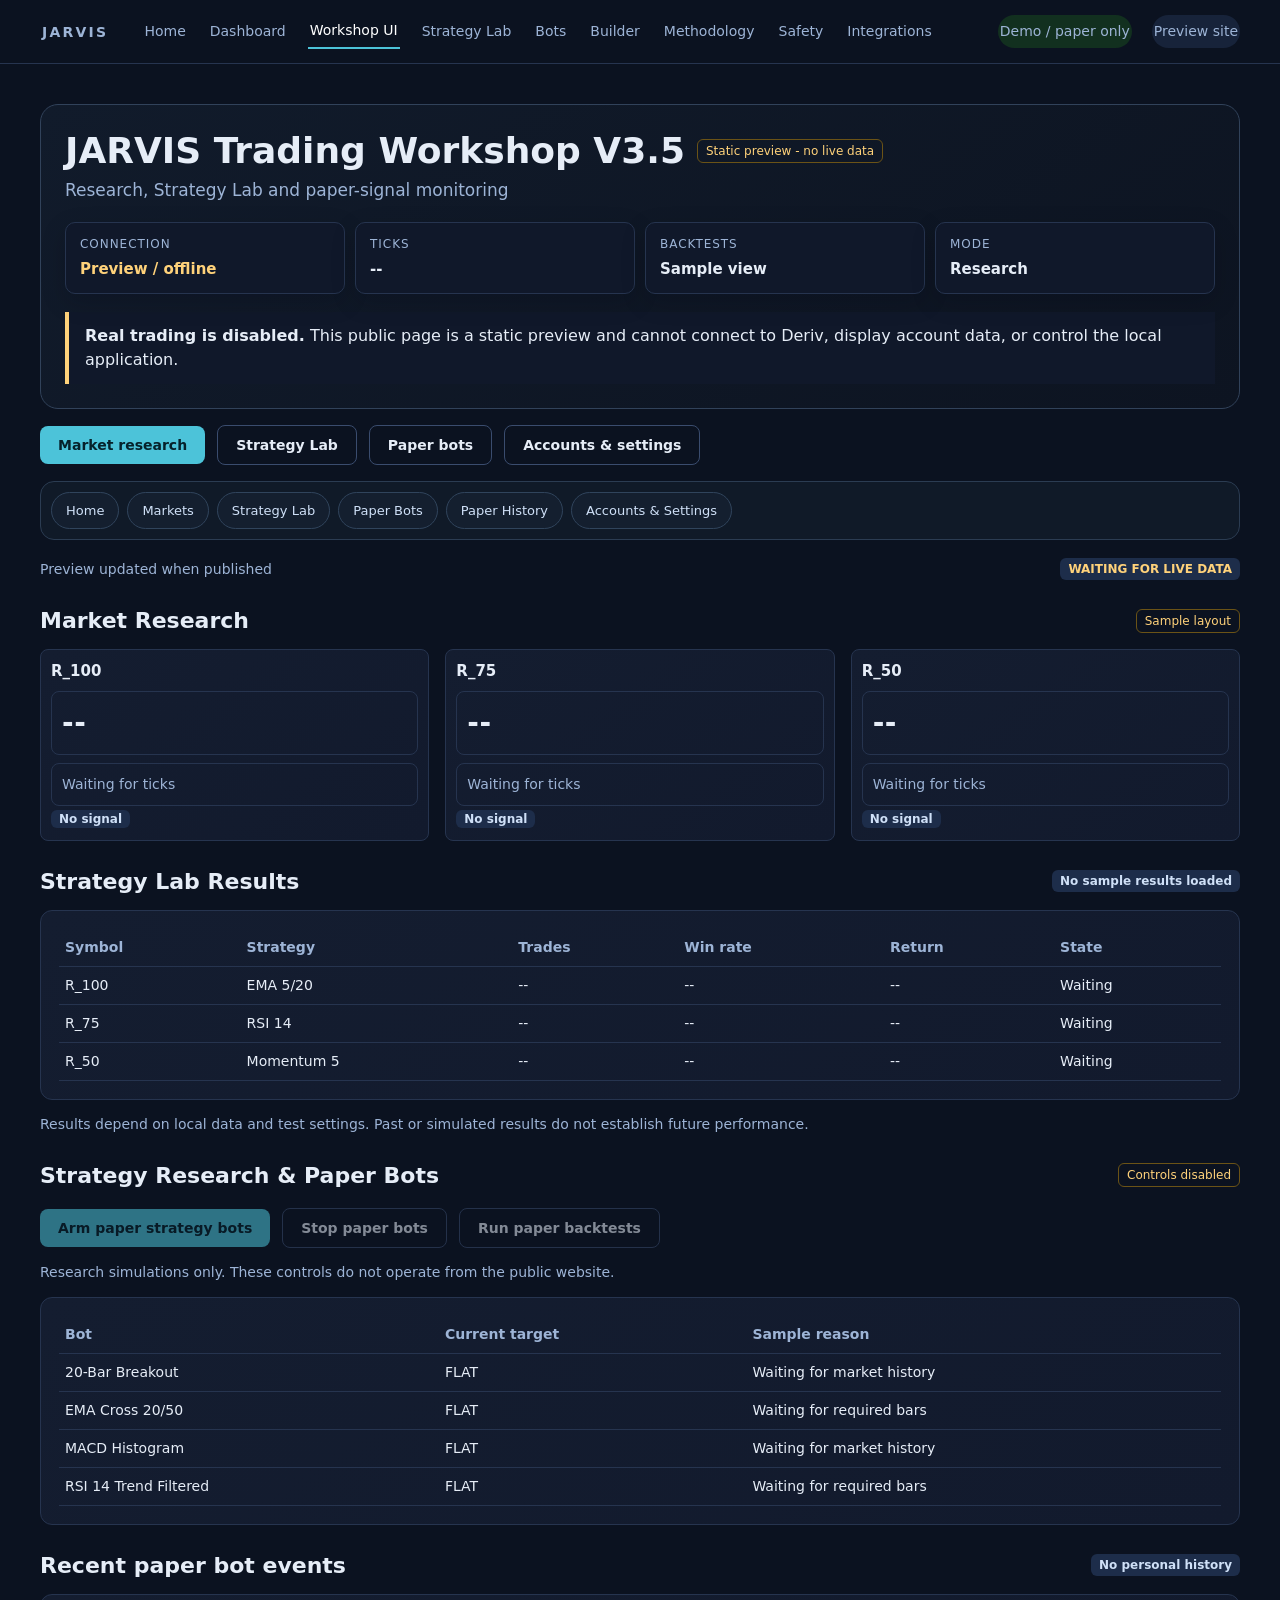
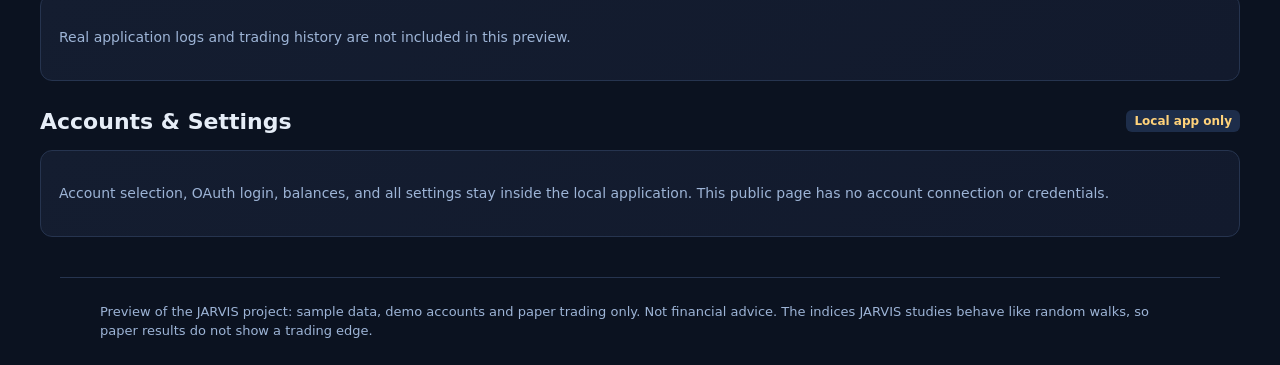
<file: site/workshop.html>
<!doctype html>
<html lang="en">
<head>
<meta charset="utf-8">
<meta name="viewport" content="width=device-width, initial-scale=1">
<title>Workshop UI Preview | JARVIS</title>
<meta name="description" content="Static, redacted preview of the local JARVIS Trading Workshop dashboard">
<link rel="stylesheet" href="styles.css">
</head>
<body>
<a class="skip" href="#main">Skip to content</a>
<header class="nav"><a class="brand" href="index.html">JARVIS</a><nav class="nav" style="padding:0;border:0" aria-label="Pages"><a href="index.html">Home</a><a href="dashboard.html">Dashboard</a><a href="workshop.html" aria-current="page">Workshop UI</a><a href="strategy-lab.html">Strategy Lab</a><a href="bots.html">Bots</a><a href="builder.html">Builder</a><a href="methodology.html">Methodology</a><a href="safety.html">Safety</a><a href="integrations.html">Integrations</a></nav><span class="sp" style="flex:1"></span><span class="pill ok">Demo / paper only</span><span class="pill">Preview site</span></header>
<main id="main" class="w workshop">
<div class="workshop-hero">
<div class="row" style="margin:0"><h1>JARVIS Trading Workshop V3.5</h1><span class="sample">Static preview - no live data</span></div>
<p class="m">Research, Strategy Lab and paper-signal monitoring</p>
<div class="dashboard-strip">
<div class="metric"><span class="metric-label">Connection</span><strong class="a">Preview / offline</strong></div>
<div class="metric"><span class="metric-label">Ticks</span><strong>--</strong></div>
<div class="metric"><span class="metric-label">Backtests</span><strong>Sample view</strong></div>
<div class="metric"><span class="metric-label">Mode</span><strong>Research</strong></div>
</div>
<div class="callout warning"><b>Real trading is disabled.</b> This public page is a static preview and cannot connect to Deriv, display account data, or control the local application.</div>
</div>
<div class="row workshop-actions">
<a class="btn" href="#market-research">Market research</a>
<a class="btn2" href="#strategy-lab">Strategy Lab</a>
<a class="btn2" href="#paper-bots">Paper bots</a>
<a class="btn2" href="#accounts">Accounts &amp; settings</a>
</div>
<nav class="workshop-tabs" aria-label="Workshop preview sections">
<a href="#market-research">Home</a><a href="#market-research">Markets</a><a href="#strategy-lab">Strategy Lab</a><a href="#paper-bots">Paper Bots</a><a href="#paper-history">Paper History</a><a href="#accounts">Accounts &amp; Settings</a>
</nav>
<div class="row workshop-status"><span class="m">Preview updated when published</span><span class="tag a">WAITING FOR LIVE DATA</span></div>
<section id="market-research" class="workshop-section">
<div class="card-heading"><h2>Market Research</h2><span class="sample">Sample layout</span></div>
<div class="grid markets">
<div class="card"><h3>R_100</h3><div class="market-value">--</div><div class="m">Waiting for ticks</div><span class="tag">No signal</span></div>
<div class="card"><h3>R_75</h3><div class="market-value">--</div><div class="m">Waiting for ticks</div><span class="tag">No signal</span></div>
<div class="card"><h3>R_50</h3><div class="market-value">--</div><div class="m">Waiting for ticks</div><span class="tag">No signal</span></div>
</div>
</section>
<section id="strategy-lab" class="workshop-section">
<div class="card-heading"><h2>Strategy Lab Results</h2><span class="tag">No sample results loaded</span></div>
<div class="card table-scroll"><table><tr><th>Symbol</th><th>Strategy</th><th>Trades</th><th>Win rate</th><th>Return</th><th>State</th></tr>
<tr><td>R_100</td><td>EMA 5/20</td><td>--</td><td>--</td><td>--</td><td>Waiting</td></tr>
<tr><td>R_75</td><td>RSI 14</td><td>--</td><td>--</td><td>--</td><td>Waiting</td></tr>
<tr><td>R_50</td><td>Momentum 5</td><td>--</td><td>--</td><td>--</td><td>Waiting</td></tr></table></div>
<p class="m">Results depend on local data and test settings. Past or simulated results do not establish future performance.</p>
</section>
<section id="paper-bots" class="workshop-section">
<div class="card-heading"><h2>Strategy Research &amp; Paper Bots</h2><span class="sample">Controls disabled</span></div>
<div class="row"><button class="btn" type="button" disabled title="Available in the local JARVIS app">Arm paper strategy bots</button><button class="btn2" type="button" disabled title="Available in the local JARVIS app">Stop paper bots</button><button class="btn2" type="button" disabled title="Available in the local JARVIS app">Run paper backtests</button></div>
<p class="m">Research simulations only. These controls do not operate from the public website.</p>
<div class="card table-scroll"><table><tr><th>Bot</th><th>Current target</th><th>Sample reason</th></tr>
<tr><td>20-Bar Breakout</td><td>FLAT</td><td>Waiting for market history</td></tr>
<tr><td>EMA Cross 20/50</td><td>FLAT</td><td>Waiting for required bars</td></tr>
<tr><td>MACD Histogram</td><td>FLAT</td><td>Waiting for market history</td></tr>
<tr><td>RSI 14 Trend Filtered</td><td>FLAT</td><td>Waiting for required bars</td></tr></table></div>
</section>
<section id="paper-history" class="workshop-section">
<div class="card-heading"><h2>Recent paper bot events</h2><span class="tag">No personal history</span></div>
<div class="card"><p class="m">Real application logs and trading history are not included in this preview.</p></div>
</section>
<section id="accounts" class="workshop-section">
<div class="card-heading"><h2>Accounts &amp; Settings</h2><span class="tag a">Local app only</span></div>
<div class="card"><p class="m">Account selection, OAuth login, balances, and all settings stay inside the local application. This public page has no account connection or credentials.</p></div>
</section>
</main>
<footer>Preview of the JARVIS project: sample data, demo accounts and paper trading only. Not financial advice. The indices JARVIS studies behave like random walks, so paper results do not show a trading edge.</footer>
</body>
</html>
</file>
<file: site/styles.css>
body{margin:0;background:#0b1220;color:#e6edf7;font-family:system-ui,system-ui,sans-serif;line-height:1.5}
h1,h2,h3{font-family:system-ui,system-ui,sans-serif;margin:0}
.nav{display:flex;flex-wrap:wrap;align-items:center;gap:6px 20px;padding:14px 40px;border-bottom:1px solid #26344f}
.brand{font:700 18px system-ui,sans-serif;letter-spacing:.16em;color:#fff;margin-right:12px}
.nav span{color:#9db4d6;font-size:14px;padding:6px 2px}.nav .on{color:#fff;border-bottom:2px solid #4cc3d9}.nav .sp{flex:1}
.pill{font-size:13px;padding:5px 10px;border-radius:999px;background:#17233a;color:#cfe0f7}.ok{background:#12301f;color:#9be3b3}
.stop{background:#d92d2d;color:#fff;border:2px solid #ff6b6b;border-radius:8px;padding:9px 14px;font:800 13px system-ui,sans-serif;letter-spacing:.06em}
.w{max-width:1160px;margin:0 auto;padding:40px}
.grid{display:grid;grid-template-columns:repeat(auto-fit,minmax(240px,1fr));gap:16px;margin-top:16px}
.card{background:#141d30;border:1px solid #26344f;border-radius:12px;padding:18px}.card h3{font-size:17px;margin-bottom:6px}
.m{color:#9db4d6;font-size:14px}.k{font:700 12px system-ui,sans-serif;letter-spacing:.12em;color:#4cc3d9;text-transform:uppercase;margin:28px 0 4px}
.btn{background:#4cc3d9;color:#06222b;border:0;border-radius:8px;padding:11px 18px;font:700 14px system-ui,sans-serif}
.btn2{background:transparent;color:#e6edf7;border:1px solid #3a4c6e;border-radius:8px;padding:11px 18px;font:600 14px system-ui,sans-serif}
table{width:100%;border-collapse:collapse;font-size:14px}th,td{text-align:left;padding:8px 6px;border-bottom:1px solid #26344f}th{color:#9db4d6;font-weight:600}
.tag{font-size:12px;font-weight:700;padding:2px 8px;border-radius:6px;background:#1d2d4a;color:#cfe0f7}.g{color:#9be3b3}.a{color:#ffd27a}.r{color:#ffb4b4}
.sample{font-size:12px;color:#ffd27a;border:1px solid #6b5316;border-radius:6px;padding:2px 8px}
pre{background:#0a1020;border-radius:8px;padding:12px;font:13px/1.5 ui-monospace,Consolas,monospace;overflow:auto;margin:0;color:#cfe0f7}
.row{display:flex;flex-wrap:wrap;gap:12px;align-items:center;margin-top:16px}.big{font:700 26px system-ui,sans-serif}
.bar{height:10px;border-radius:6px;background:#1d2d4a;overflow:hidden}.bar i{display:block;height:10px;background:#4cc3d9}
input{width:100%;box-sizing:border-box;padding:10px;border-radius:8px;border:1px solid #3a4c6e;background:#0a1020;color:#e6edf7;font:14px ui-monospace,Consolas,monospace}
.nav a{color:#9db4d6;text-decoration:none;font-size:14px;padding:6px 2px}.nav a:hover{color:#fff}.nav a[aria-current=page]{color:#fff;border-bottom:2px solid #4cc3d9}
a.btn,a.btn2{display:inline-block;text-decoration:none}button:disabled{opacity:.55;cursor:not-allowed}
footer{border-top:1px solid #26344f;padding:24px 40px;color:#9db4d6;font-size:13px;max-width:1160px;margin:0 auto;box-sizing:border-box}
a:focus-visible,button:focus-visible{outline:3px solid #fff;outline-offset:2px}
.skip{position:absolute;left:-999px}.skip:focus{left:8px;top:8px;background:#fff;color:#000;padding:8px;z-index:9}
details{border:1px solid #26344f;border-radius:8px;background:#10182a;padding:12px 16px}
details+details{margin-top:10px}
summary{cursor:pointer;font-weight:700;color:#e6edf7}
details p,details ul{color:#9db4d6}
details[open]{border-color:#4cc3d9}
.callout{border-left:4px solid #4cc3d9;background:#10182a;padding:12px 16px;margin-top:16px}
.callout.warning{border-left-color:#ffd27a}
.allowed{color:#9be3b3}.never{color:#ffb4b4}
.steps{list-style:none;padding:0;counter-reset:step}
.steps li{counter-increment:step;background:#141d30;border:1px solid #26344f;border-radius:10px;padding:14px 14px 14px 48px;margin-top:10px;position:relative}
.steps li::before{content:counter(step);position:absolute;left:14px;top:14px;width:24px;height:24px;border-radius:50%;display:grid;place-items:center;background:#4cc3d9;color:#06222b;font-weight:800}
.dashboard-strip{display:grid;grid-template-columns:repeat(auto-fit,minmax(180px,1fr));gap:10px;margin:18px 0}
.metric{background:#10182a;border:1px solid #26344f;border-radius:10px;padding:12px 14px}
.metric-label{display:block;color:#9db4d6;font-size:12px;text-transform:uppercase;letter-spacing:.08em;margin-bottom:4px}
.metric strong{font-size:15px}
.dashboard-layout{display:grid;grid-template-columns:minmax(0,2fr) minmax(260px,1fr);gap:16px;margin-top:16px}
.card-heading{display:flex;align-items:center;justify-content:space-between;gap:12px;margin-bottom:12px}
.card-heading h2{font-size:17px}
.table-scroll{overflow-x:auto}
.console{background:#0a1020;border:1px solid #26344f;border-radius:8px;padding:12px;min-height:128px;font:13px/1.6 ui-monospace,Consolas,monospace;color:#9db4d6}
.console.log{min-height:132px}
.msg{padding:7px 9px;margin:6px 0;border-radius:6px;color:#cfe0f7}
.msg.bot{border-left:3px solid #4cc3d9;background:#111d31}
.assistant .row input{min-width:0}
.markets{grid-template-columns:repeat(3,minmax(120px,1fr));margin:0}
.markets div{border:1px solid #26344f;border-radius:8px;padding:10px}
.markets h3{font-size:15px}
@media (max-width:800px){.dashboard-layout{grid-template-columns:1fr}.markets{grid-template-columns:1fr}}
.app-shell{display:grid;grid-template-columns:170px minmax(0,1fr);align-items:start;gap:16px;margin-top:20px}
.workspace-rail{position:sticky;top:16px;background:#10182a;border:1px solid #26344f;border-radius:12px;padding:10px;min-height:390px}
.rail-label{display:block;color:#4cc3d9;font-size:11px;font-weight:800;text-transform:uppercase;letter-spacing:.12em;padding:8px 10px 10px}
.rail-item{display:block;color:#9db4d6;text-decoration:none;font-size:13px;padding:9px 10px;border-radius:7px;margin:2px 0;border-left:2px solid transparent}
.rail-item:hover,.rail-item.active{color:#fff;background:#17233a;border-left-color:#4cc3d9}
.rail-status{display:flex;gap:9px;align-items:flex-start;border-top:1px solid #26344f;margin-top:18px;padding:14px 8px 4px;font-size:12px}
.status-dot{width:8px;height:8px;border-radius:50%;background:#ffd27a;margin-top:5px;box-shadow:0 0 10px rgba(255,210,122,.45)}
.operations{min-width:0}
.operations .dashboard-layout{margin-top:16px}
.ready-banner{display:flex;justify-content:space-between;align-items:center;gap:20px;background:linear-gradient(135deg,#141d30,#10182a);border-left:3px solid #4cc3d9}
.ready-banner h2{font-size:21px;margin-top:4px}
.ready-banner p{max-width:640px;margin-bottom:0}
.ready-state{display:flex;flex-direction:column;align-items:flex-end;gap:8px;text-align:right;white-space:nowrap}
.metric{box-shadow:0 8px 24px rgba(4,8,18,.18)}
.metric-note{display:block;color:#9db4d6;font-size:12px;margin-top:3px}
.telemetry,.assistant,.readiness{box-shadow:0 10px 28px rgba(4,8,18,.22)}
.card{background:linear-gradient(145deg,#141d30,#121a2d)}
.readiness-grid{display:grid;grid-template-columns:repeat(4,1fr);gap:10px}
.readiness-grid>div{display:flex;align-items:center;gap:10px;border:1px solid #26344f;border-radius:8px;padding:10px;background:#10182a}
.gate{width:28px;height:28px;border-radius:50%;display:grid;place-items:center;background:#26344f;color:#ffd27a;font-weight:800;flex:none}
.action-bar{background:#10182a;border:1px solid #26344f;border-radius:10px;padding:10px}
.danger-static{border-color:#79514f!important;color:#ffb4b4!important}
.dashboard-strip .bar{margin-top:8px;height:6px}
@media (max-width:1000px){.readiness-grid{grid-template-columns:repeat(2,1fr)}}
@media (max-width:800px){.app-shell{grid-template-columns:1fr}.workspace-rail{position:static;min-height:0}.rail-status{display:none}.workspace-rail{display:flex;flex-wrap:wrap}.rail-label{width:100%}.rail-item{margin:2px}.ready-banner{align-items:flex-start}.readiness-grid{grid-template-columns:1fr}}
.workshop{max-width:1260px}
.workshop-hero{background:linear-gradient(145deg,#111b2b,#0d1421);border:1px solid #31425a;border-radius:18px;padding:24px}
.workshop-hero h1{font-size:clamp(25px,4vw,36px);line-height:1.2}
.workshop-hero>.m{font-size:17px;margin:6px 0 0}
.workshop-hero .dashboard-strip{margin-bottom:0}
.workshop-hero .callout{margin-top:18px}
.workshop-actions{margin:16px 0}
.workshop-tabs{display:flex;gap:8px;overflow-x:auto;background:#101a28;border:1px solid #2b3c52;border-radius:14px;padding:10px}
.workshop-tabs a{white-space:nowrap;text-decoration:none;color:#cfe0f7;background:#141f2f;border:1px solid #30445c;border-radius:999px;padding:8px 14px;font-size:13px}
.workshop-tabs a:hover{color:#fff;border-color:#4cc3d9}
.workshop-status{justify-content:space-between;margin:18px 0}
.workshop-section{margin-top:24px;scroll-margin-top:16px}
.workshop-section>.card-heading h2{font-size:22px}
.workshop .markets{grid-template-columns:repeat(auto-fit,minmax(210px,1fr))}
.market-value{font-size:28px;font-weight:800;letter-spacing:.02em;margin:8px 0}
.workshop-section .row{margin-bottom:14px}
@media (max-width:600px){.workshop-hero{padding:18px}.workshop-hero .row{align-items:flex-start;flex-direction:column}.workshop-status{align-items:flex-start;flex-direction:column}}
</file>
